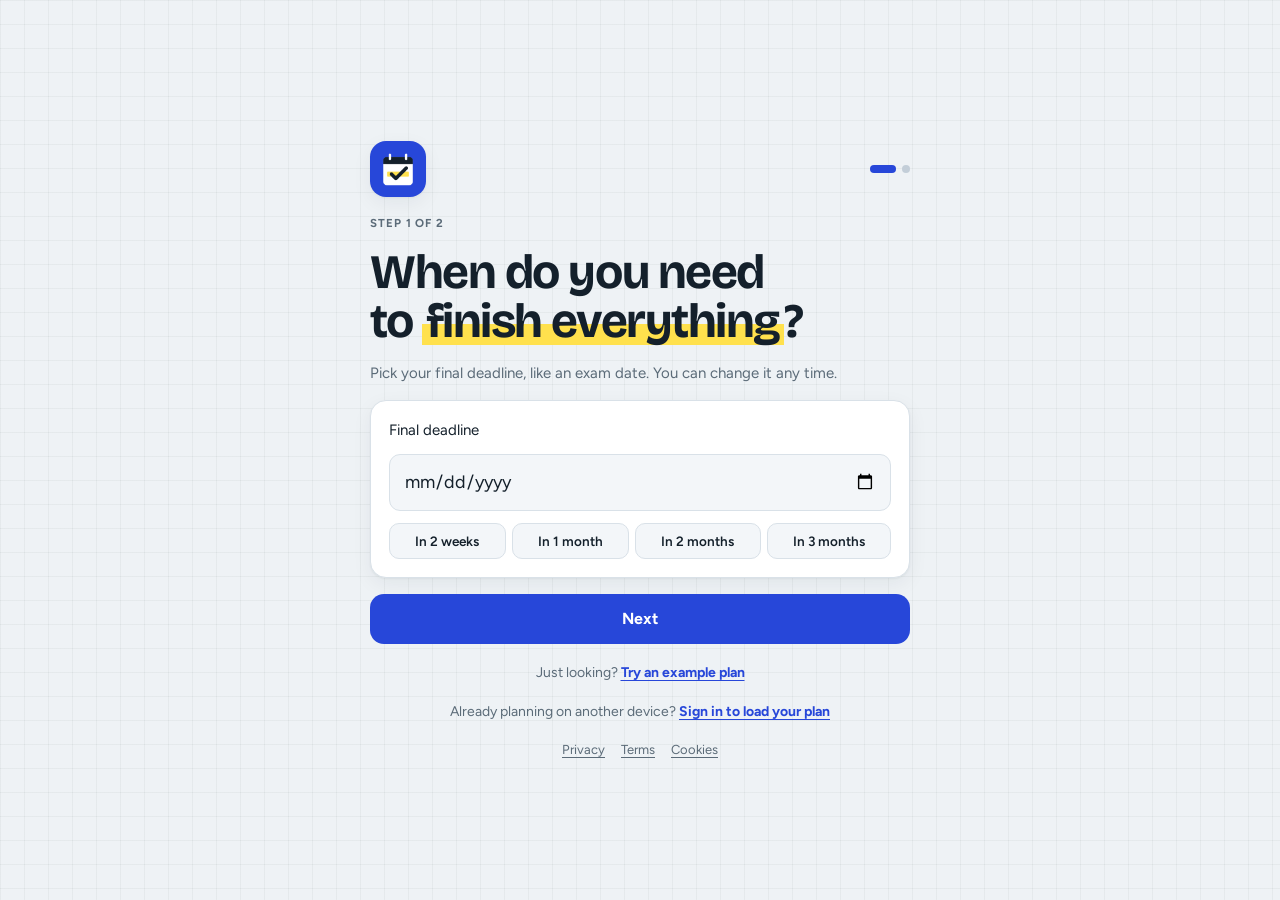
<file: index.html>
<!doctype html>
<html lang="en">
<head>
<meta charset="utf-8">
<meta name="viewport" content="width=device-width,initial-scale=1,viewport-fit=cover">
<meta http-equiv="Content-Security-Policy" content="default-src 'self'; script-src 'self'; style-src 'self' 'unsafe-inline'; img-src 'self' data: blob:; font-src 'self'; connect-src 'self' https://mavamnumfjhzsfybjokn.supabase.co wss://mavamnumfjhzsfybjokn.supabase.co; worker-src 'self'; manifest-src 'self'; base-uri 'self'; form-action 'self'; object-src 'none'; frame-src 'none'">
<meta name="referrer" content="strict-origin-when-cross-origin">
<title>Countdown Study Planner</title>
<meta name="description" content="Plan which subject and chapter you finish on which date, counting down to your own deadline.">
<meta name="theme-color" content="#EEF2F5" media="(prefers-color-scheme: light)">
<meta name="theme-color" content="#0D141B" media="(prefers-color-scheme: dark)">
<meta name="apple-mobile-web-app-capable" content="yes">
<meta name="mobile-web-app-capable" content="yes">
<meta name="apple-mobile-web-app-status-bar-style" content="default">
<link rel="manifest" href="manifest.webmanifest">
<link rel="icon" href="icons/icon-192.png">
<link rel="apple-touch-icon" href="icons/icon-180.png">
<link rel="preload" href="fonts/bricolage.woff2" as="font" type="font/woff2" crossorigin>
<link rel="preload" href="fonts/figtree.woff2" as="font" type="font/woff2" crossorigin>
<link rel="stylesheet" href="styles.css">
<script src="theme.js"></script>
</head>
<body>
<div class="shell" id="shell" hidden>
  <nav class="rail" id="rail" aria-label="Sections">
    <div class="brand"><img src="icons/icon-192.png" alt=""><div><b>Countdown Planner</b><span>Finish every subject on time</span></div></div>
    <span class="indicator" id="indicator" aria-hidden="true"></span>
    <button class="tab" data-view="today" id="tab-today"><svg viewBox="0 0 24 24" fill="none" stroke="currentColor" stroke-width="2" stroke-linecap="round" stroke-linejoin="round"><circle cx="12" cy="13" r="8"/><path d="M12 9v4l2.5 2M9 2h6"/></svg>Today</button>
    <button class="tab" data-view="calendar" id="tab-calendar"><svg viewBox="0 0 24 24" fill="none" stroke="currentColor" stroke-width="2" stroke-linecap="round" stroke-linejoin="round"><rect x="3" y="5" width="18" height="16" rx="3"/><path d="M3 10h18M8 3v4M16 3v4"/></svg>Calendar</button>
    <button class="tab" data-view="subjects" id="tab-subjects"><svg viewBox="0 0 24 24" fill="none" stroke="currentColor" stroke-width="2" stroke-linecap="round" stroke-linejoin="round"><path d="M4 5a2 2 0 0 1 2-2h13v16H6a2 2 0 0 0-2 2z"/><path d="M4 19V5M9 7h6"/></svg>Subjects</button>
    <div class="rail-add"><button class="btn wide" data-act="quickadd"><svg viewBox="0 0 24 24" fill="none" stroke="currentColor" stroke-width="2.4" stroke-linecap="round"><path d="M12 5v14M5 12h14"/></svg>Add chapters</button></div>
    <p class="rail-foot" id="railFoot"></p>
  </nav>
  <main id="main"><div id="view"></div></main>
  <button class="fab" id="fab" data-act="quickadd" aria-label="Add chapters"><svg viewBox="0 0 24 24" fill="none" stroke="currentColor" stroke-width="2.4" stroke-linecap="round"><path d="M12 5v14M5 12h14"/></svg><span>Add chapters</span></button>
</div>
<div class="welcome" id="welcome" hidden></div>
<div class="toast" id="toast" role="status" aria-live="polite"></div>
<div id="sheetRoot"></div>
<canvas id="fx" aria-hidden="true"></canvas>

<script src="config.js"></script>
<script src="vendor/supabase.js"></script>
<script src="sync.js"></script>
<script src="app.js"></script>
</body>
</html>
</file>
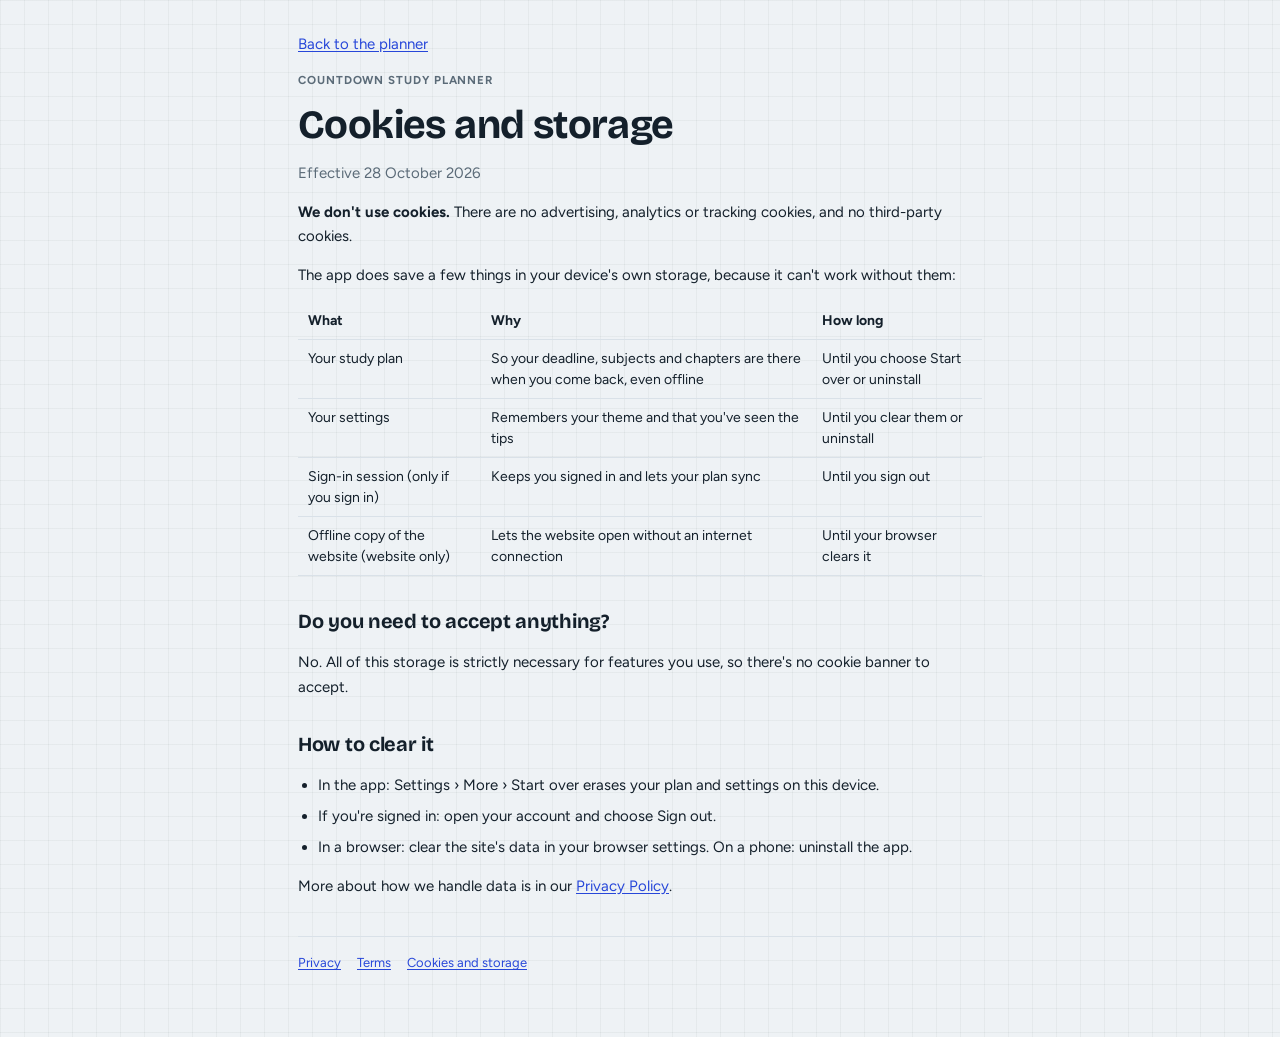
<file: cookies.html>
<!doctype html>
<html lang="en">
<head>
<meta charset="utf-8">
<meta name="viewport" content="width=device-width,initial-scale=1,viewport-fit=cover">
<meta http-equiv="Content-Security-Policy" content="default-src 'self'; script-src 'self'; style-src 'self' 'unsafe-inline'; img-src 'self' data:; font-src 'self'; connect-src 'self'; base-uri 'self'; form-action 'self'; object-src 'none'; frame-src 'none'">
<title>Cookies and storage · Countdown Study Planner</title>
<link rel="icon" href="icons/icon-192.png">
<link rel="stylesheet" href="styles.css">
<link rel="stylesheet" href="legal.css">
<script src="theme.js"></script>
</head>
<body>
<main class="doc">
  <p><a href="index.html">Back to the planner</a></p>
  <p class="label">Countdown Study Planner</p>
  <h1>Cookies and storage</h1>
  <p class="muted">Effective 28 October 2026</p>

  <p><b>We don't use cookies.</b> There are no advertising, analytics or tracking cookies, and no third-party cookies.</p>
  <p>The app does save a few things in your device's own storage, because it can't work without them:</p>

  <div class="tablewrap"><table>
    <tr><th>What</th><th>Why</th><th>How long</th></tr>
    <tr><td>Your study plan</td><td>So your deadline, subjects and chapters are there when you come back, even offline</td><td>Until you choose Start over or uninstall</td></tr>
    <tr><td>Your settings</td><td>Remembers your theme and that you've seen the tips</td><td>Until you clear them or uninstall</td></tr>
    <tr><td>Sign-in session (only if you sign in)</td><td>Keeps you signed in and lets your plan sync</td><td>Until you sign out</td></tr>
    <tr><td>Offline copy of the website (website only)</td><td>Lets the website open without an internet connection</td><td>Until your browser clears it</td></tr>
  </table></div>

  <h2>Do you need to accept anything?</h2>
  <p>No. All of this storage is strictly necessary for features you use, so there's no cookie banner to accept.</p>

  <h2>How to clear it</h2>
  <ul>
    <li>In the app: Settings › More › Start over erases your plan and settings on this device.</li>
    <li>If you're signed in: open your account and choose Sign out.</li>
    <li>In a browser: clear the site's data in your browser settings. On a phone: uninstall the app.</li>
  </ul>

  <p>More about how we handle data is in our <a href="privacy.html">Privacy Policy</a>.</p>

  <nav class="legal-links" aria-label="Legal pages"><a href="privacy.html">Privacy</a><a href="terms.html">Terms</a><a href="cookies.html" aria-current="page">Cookies and storage</a></nav>
</main>
</body>
</html>
</file>
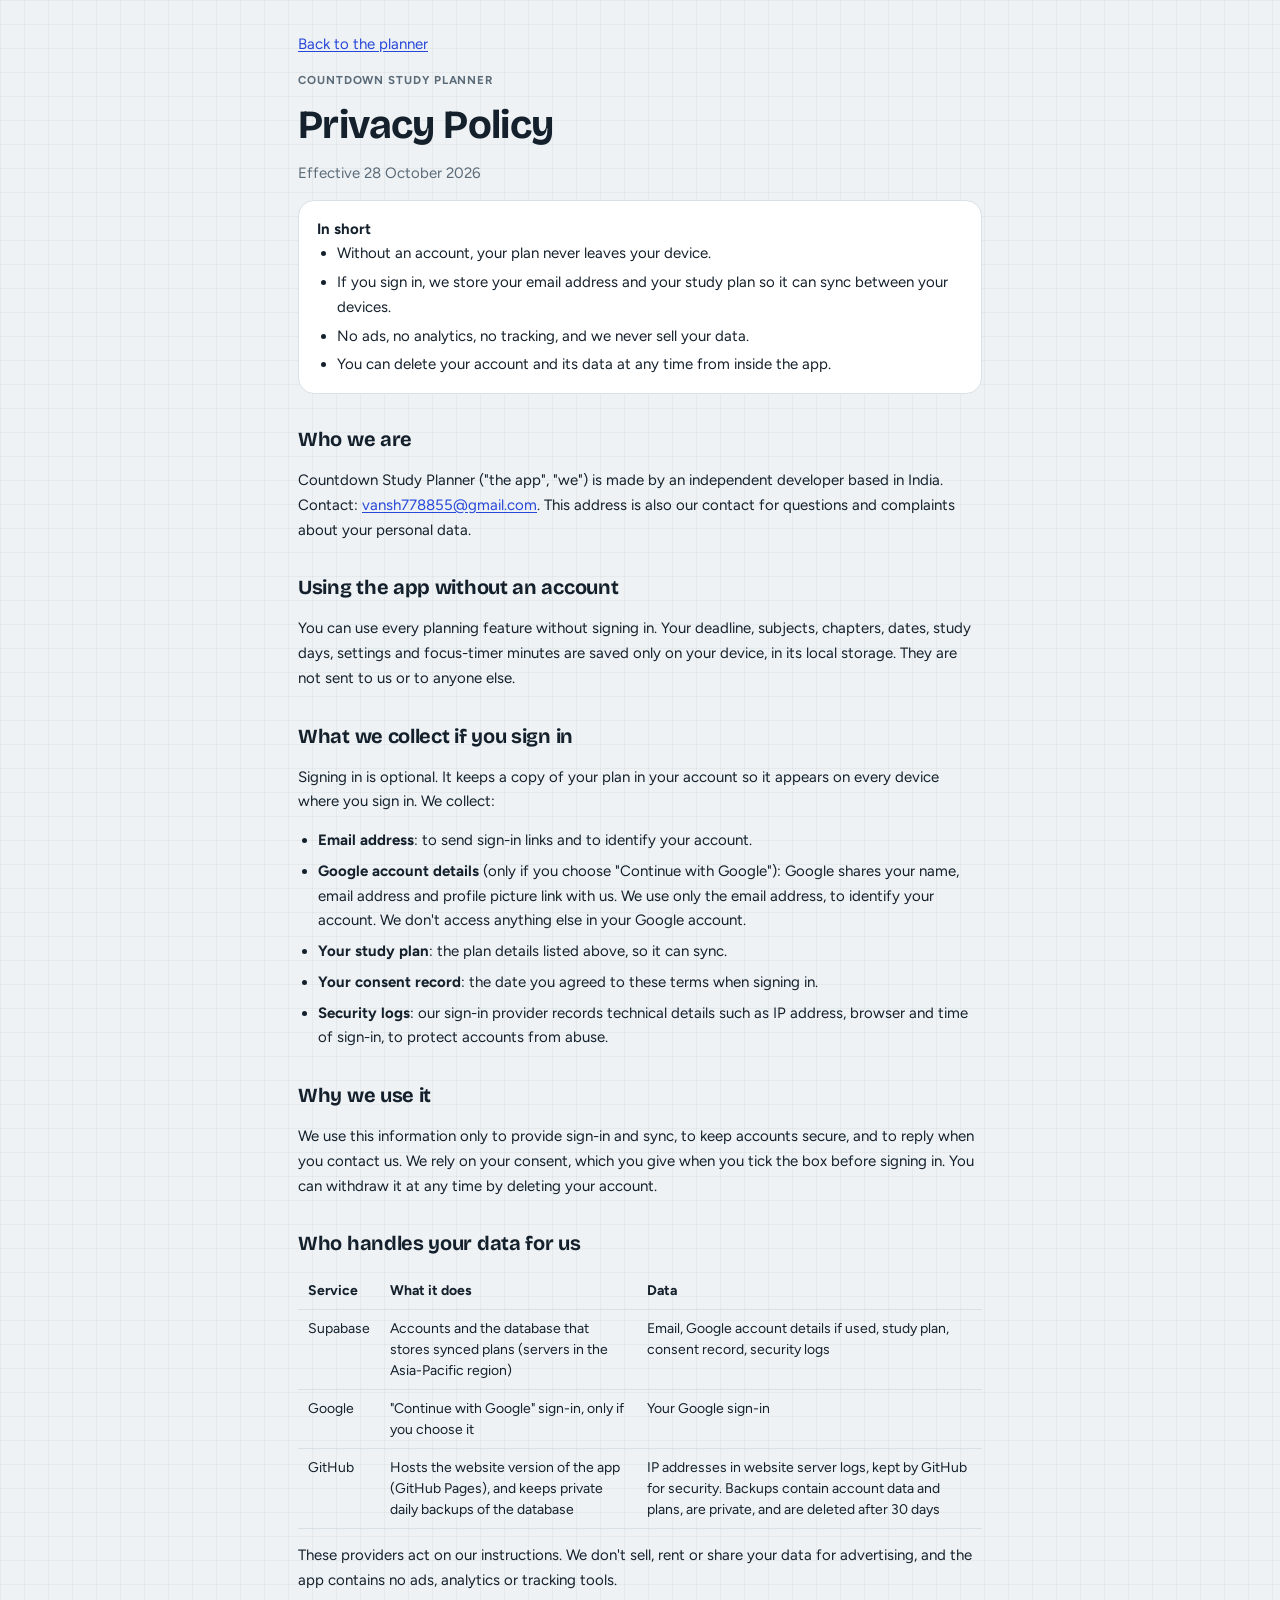
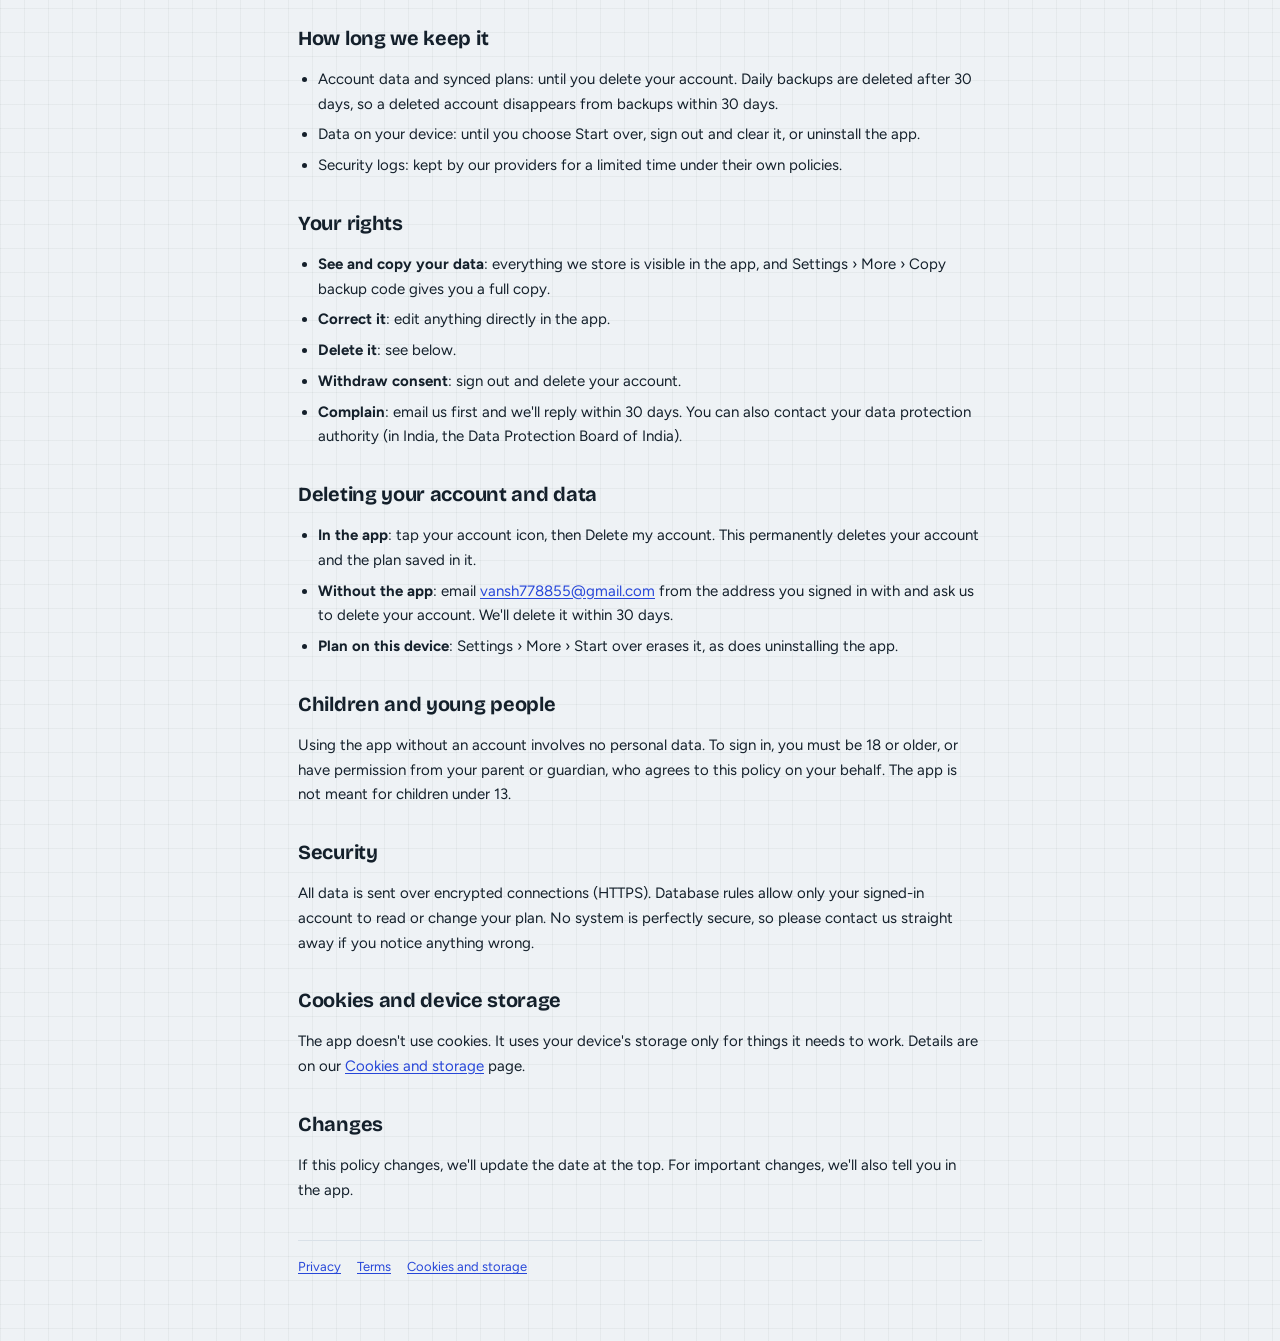
<file: privacy.html>
<!doctype html>
<html lang="en">
<head>
<meta charset="utf-8">
<meta name="viewport" content="width=device-width,initial-scale=1,viewport-fit=cover">
<meta http-equiv="Content-Security-Policy" content="default-src 'self'; script-src 'self'; style-src 'self' 'unsafe-inline'; img-src 'self' data:; font-src 'self'; connect-src 'self'; base-uri 'self'; form-action 'self'; object-src 'none'; frame-src 'none'">
<title>Privacy Policy · Countdown Study Planner</title>
<link rel="icon" href="icons/icon-192.png">
<link rel="stylesheet" href="styles.css">
<link rel="stylesheet" href="legal.css">
<script src="theme.js"></script>
</head>
<body>
<main class="doc">
  <p><a href="index.html">Back to the planner</a></p>
  <p class="label">Countdown Study Planner</p>
  <h1>Privacy Policy</h1>
  <p class="muted">Effective 28 October 2026</p>

  <div class="summary">
    <p><b>In short</b></p>
    <ul>
      <li>Without an account, your plan never leaves your device.</li>
      <li>If you sign in, we store your email address and your study plan so it can sync between your devices.</li>
      <li>No ads, no analytics, no tracking, and we never sell your data.</li>
      <li>You can delete your account and its data at any time from inside the app.</li>
    </ul>
  </div>

  <h2>Who we are</h2>
  <p>Countdown Study Planner ("the app", "we") is made by an independent developer based in India. Contact: <a href="mailto:vansh778855@gmail.com">vansh778855@gmail.com</a>. This address is also our contact for questions and complaints about your personal data.</p>

  <h2>Using the app without an account</h2>
  <p>You can use every planning feature without signing in. Your deadline, subjects, chapters, dates, study days, settings and focus-timer minutes are saved only on your device, in its local storage. They are not sent to us or to anyone else.</p>

  <h2>What we collect if you sign in</h2>
  <p>Signing in is optional. It keeps a copy of your plan in your account so it appears on every device where you sign in. We collect:</p>
  <ul>
    <li><b>Email address</b>: to send sign-in links and to identify your account.</li>
    <li><b>Google account details</b> (only if you choose "Continue with Google"): Google shares your name, email address and profile picture link with us. We use only the email address, to identify your account. We don't access anything else in your Google account.</li>
    <li><b>Your study plan</b>: the plan details listed above, so it can sync.</li>
    <li><b>Your consent record</b>: the date you agreed to these terms when signing in.</li>
    <li><b>Security logs</b>: our sign-in provider records technical details such as IP address, browser and time of sign-in, to protect accounts from abuse.</li>
  </ul>

  <h2>Why we use it</h2>
  <p>We use this information only to provide sign-in and sync, to keep accounts secure, and to reply when you contact us. We rely on your consent, which you give when you tick the box before signing in. You can withdraw it at any time by deleting your account.</p>

  <h2>Who handles your data for us</h2>
  <div class="tablewrap"><table>
    <tr><th>Service</th><th>What it does</th><th>Data</th></tr>
    <tr><td>Supabase</td><td>Accounts and the database that stores synced plans (servers in the Asia-Pacific region)</td><td>Email, Google account details if used, study plan, consent record, security logs</td></tr>
    <tr><td>Google</td><td>"Continue with Google" sign-in, only if you choose it</td><td>Your Google sign-in</td></tr>
    <tr><td>GitHub</td><td>Hosts the website version of the app (GitHub Pages), and keeps private daily backups of the database</td><td>IP addresses in website server logs, kept by GitHub for security. Backups contain account data and plans, are private, and are deleted after 30 days</td></tr>
  </table></div>
  <p>These providers act on our instructions. We don't sell, rent or share your data for advertising, and the app contains no ads, analytics or tracking tools.</p>

  <h2>How long we keep it</h2>
  <ul>
    <li>Account data and synced plans: until you delete your account. Daily backups are deleted after 30 days, so a deleted account disappears from backups within 30 days.</li>
    <li>Data on your device: until you choose Start over, sign out and clear it, or uninstall the app.</li>
    <li>Security logs: kept by our providers for a limited time under their own policies.</li>
  </ul>

  <h2>Your rights</h2>
  <ul>
    <li><b>See and copy your data</b>: everything we store is visible in the app, and Settings › More › Copy backup code gives you a full copy.</li>
    <li><b>Correct it</b>: edit anything directly in the app.</li>
    <li><b>Delete it</b>: see below.</li>
    <li><b>Withdraw consent</b>: sign out and delete your account.</li>
    <li><b>Complain</b>: email us first and we'll reply within 30 days. You can also contact your data protection authority (in India, the Data Protection Board of India).</li>
  </ul>

  <h2 id="delete-account">Deleting your account and data</h2>
  <ul>
    <li><b>In the app</b>: tap your account icon, then Delete my account. This permanently deletes your account and the plan saved in it.</li>
    <li><b>Without the app</b>: email <a href="mailto:vansh778855@gmail.com">vansh778855@gmail.com</a> from the address you signed in with and ask us to delete your account. We'll delete it within 30 days.</li>
    <li><b>Plan on this device</b>: Settings › More › Start over erases it, as does uninstalling the app.</li>
  </ul>

  <h2>Children and young people</h2>
  <p>Using the app without an account involves no personal data. To sign in, you must be 18 or older, or have permission from your parent or guardian, who agrees to this policy on your behalf. The app is not meant for children under 13.</p>

  <h2>Security</h2>
  <p>All data is sent over encrypted connections (HTTPS). Database rules allow only your signed-in account to read or change your plan. No system is perfectly secure, so please contact us straight away if you notice anything wrong.</p>

  <h2>Cookies and device storage</h2>
  <p>The app doesn't use cookies. It uses your device's storage only for things it needs to work. Details are on our <a href="cookies.html">Cookies and storage</a> page.</p>

  <h2>Changes</h2>
  <p>If this policy changes, we'll update the date at the top. For important changes, we'll also tell you in the app.</p>

  <nav class="legal-links" aria-label="Legal pages"><a href="privacy.html" aria-current="page">Privacy</a><a href="terms.html">Terms</a><a href="cookies.html">Cookies and storage</a></nav>
</main>
</body>
</html>
</file>
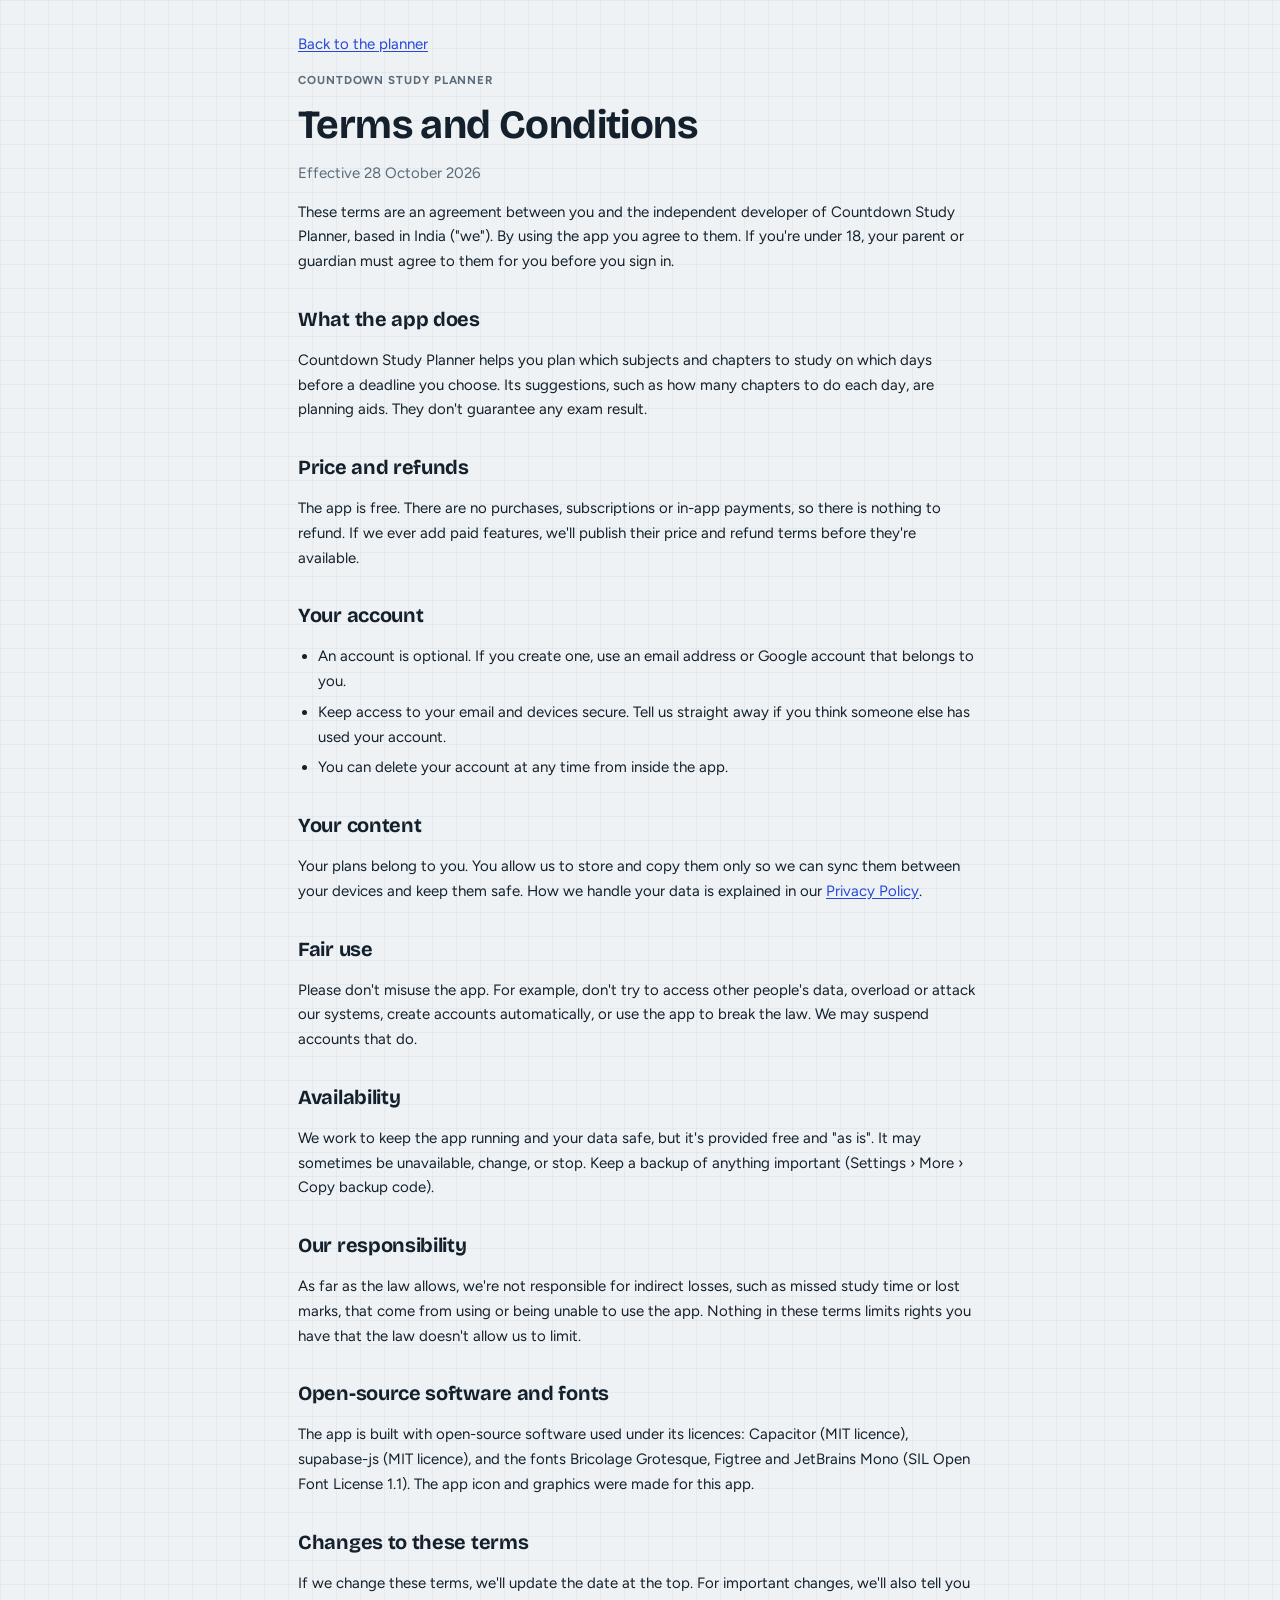
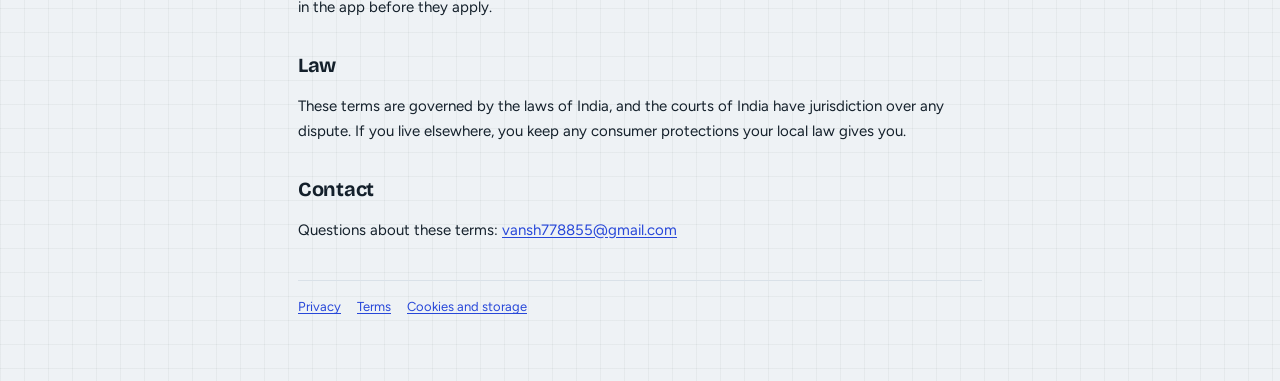
<file: terms.html>
<!doctype html>
<html lang="en">
<head>
<meta charset="utf-8">
<meta name="viewport" content="width=device-width,initial-scale=1,viewport-fit=cover">
<meta http-equiv="Content-Security-Policy" content="default-src 'self'; script-src 'self'; style-src 'self' 'unsafe-inline'; img-src 'self' data:; font-src 'self'; connect-src 'self'; base-uri 'self'; form-action 'self'; object-src 'none'; frame-src 'none'">
<title>Terms · Countdown Study Planner</title>
<link rel="icon" href="icons/icon-192.png">
<link rel="stylesheet" href="styles.css">
<link rel="stylesheet" href="legal.css">
<script src="theme.js"></script>
</head>
<body>
<main class="doc">
  <p><a href="index.html">Back to the planner</a></p>
  <p class="label">Countdown Study Planner</p>
  <h1>Terms and Conditions</h1>
  <p class="muted">Effective 28 October 2026</p>

  <p>These terms are an agreement between you and the independent developer of Countdown Study Planner, based in India ("we"). By using the app you agree to them. If you're under 18, your parent or guardian must agree to them for you before you sign in.</p>

  <h2>What the app does</h2>
  <p>Countdown Study Planner helps you plan which subjects and chapters to study on which days before a deadline you choose. Its suggestions, such as how many chapters to do each day, are planning aids. They don't guarantee any exam result.</p>

  <h2>Price and refunds</h2>
  <p>The app is free. There are no purchases, subscriptions or in-app payments, so there is nothing to refund. If we ever add paid features, we'll publish their price and refund terms before they're available.</p>

  <h2>Your account</h2>
  <ul>
    <li>An account is optional. If you create one, use an email address or Google account that belongs to you.</li>
    <li>Keep access to your email and devices secure. Tell us straight away if you think someone else has used your account.</li>
    <li>You can delete your account at any time from inside the app.</li>
  </ul>

  <h2>Your content</h2>
  <p>Your plans belong to you. You allow us to store and copy them only so we can sync them between your devices and keep them safe. How we handle your data is explained in our <a href="privacy.html">Privacy Policy</a>.</p>

  <h2>Fair use</h2>
  <p>Please don't misuse the app. For example, don't try to access other people's data, overload or attack our systems, create accounts automatically, or use the app to break the law. We may suspend accounts that do.</p>

  <h2>Availability</h2>
  <p>We work to keep the app running and your data safe, but it's provided free and "as is". It may sometimes be unavailable, change, or stop. Keep a backup of anything important (Settings › More › Copy backup code).</p>

  <h2>Our responsibility</h2>
  <p>As far as the law allows, we're not responsible for indirect losses, such as missed study time or lost marks, that come from using or being unable to use the app. Nothing in these terms limits rights you have that the law doesn't allow us to limit.</p>

  <h2>Open-source software and fonts</h2>
  <p>The app is built with open-source software used under its licences: Capacitor (MIT licence), supabase-js (MIT licence), and the fonts Bricolage Grotesque, Figtree and JetBrains Mono (SIL Open Font License 1.1). The app icon and graphics were made for this app.</p>

  <h2>Changes to these terms</h2>
  <p>If we change these terms, we'll update the date at the top. For important changes, we'll also tell you in the app before they apply.</p>

  <h2>Law</h2>
  <p>These terms are governed by the laws of India, and the courts of India have jurisdiction over any dispute. If you live elsewhere, you keep any consumer protections your local law gives you.</p>

  <h2>Contact</h2>
  <p>Questions about these terms: <a href="mailto:vansh778855@gmail.com">vansh778855@gmail.com</a></p>

  <nav class="legal-links" aria-label="Legal pages"><a href="privacy.html">Privacy</a><a href="terms.html" aria-current="page">Terms</a><a href="cookies.html">Cookies and storage</a></nav>
</main>
</body>
</html>
</file>
<file: styles.css>
/* Countdown Study Planner
   Layout: graph-paper ground; nav rail on desktop, tab bar + floating add button on phone; one working column of cards.
   Highlighter yellow marks "today" and the deadline; ink blue is the action colour. */

@font-face{font-family:"Bricolage Grotesque";font-style:normal;font-weight:200 800;font-display:swap;src:url("fonts/bricolage.woff2") format("woff2")}
@font-face{font-family:"Figtree";font-style:normal;font-weight:300 900;font-display:swap;src:url("fonts/figtree.woff2") format("woff2")}
@font-face{font-family:"JetBrains Mono";font-style:normal;font-weight:100 800;font-display:swap;src:url("fonts/jetbrains-mono.woff2") format("woff2")}

:root{
  --bg:#EEF2F5; --surface:#FFFFFF; --sunk:#F3F6F9; --raise:#FFFFFF; --ink:#14202B; --muted:#5B6B78; --line:#D9E1E8; --line-strong:#C3CED8;
  --accent:#2747D9; --accent-ink:#FFFFFF; --accent-soft:rgba(39,71,217,.10);
  --hl:#FFE14D; --hl-ink:#14202B; --hl-mark:#FFE14D;
  --warn:#B93D0B; --warn-bg:#FFF0E5; --ok:#15803D; --ok-bg:#E5F5EB; --grid:rgba(20,32,43,.045); --scrim:rgba(10,16,22,.42);
  --shadow:0 1px 2px rgba(20,32,43,.05),0 6px 20px rgba(20,32,43,.06);
  --shadow-lg:0 2px 6px rgba(20,32,43,.08),0 24px 60px rgba(20,32,43,.18);
  --f-display:"Bricolage Grotesque",ui-sans-serif,system-ui,sans-serif;
  --f-body:"Figtree",ui-sans-serif,system-ui,-apple-system,"Segoe UI",Roboto,sans-serif;
  --f-mono:"JetBrains Mono",ui-monospace,"Cascadia Mono",Consolas,monospace;
  --r:16px; --r-sm:11px;
  --ease:cubic-bezier(.2,.8,.2,1); --spring:cubic-bezier(.34,1.5,.64,1);
  --tabbar:68px;
}
@media (prefers-color-scheme: dark){:root:not([data-theme="light"]){
  --bg:#0D141B; --surface:#151F29; --sunk:#101921; --raise:#1B2733; --ink:#E7EEF3; --muted:#94A5B3; --line:#24323E; --line-strong:#33434F;
  --accent:#8DA2FF; --accent-ink:#0D141B; --accent-soft:rgba(141,162,255,.14);
  --hl:#E8C930; --hl-ink:#14202B; --hl-mark:rgba(232,201,48,.32);
  --warn:#FB923C; --warn-bg:#36210F; --ok:#4ADE80; --ok-bg:#112B1C; --grid:rgba(231,238,243,.03); --scrim:rgba(0,0,0,.55);
  --shadow:0 1px 2px rgba(0,0,0,.3),0 6px 20px rgba(0,0,0,.22);
  --shadow-lg:0 2px 6px rgba(0,0,0,.35),0 24px 60px rgba(0,0,0,.5); color-scheme:dark}}
:root[data-theme="dark"]{
  --bg:#0D141B; --surface:#151F29; --sunk:#101921; --raise:#1B2733; --ink:#E7EEF3; --muted:#94A5B3; --line:#24323E; --line-strong:#33434F;
  --accent:#8DA2FF; --accent-ink:#0D141B; --accent-soft:rgba(141,162,255,.14);
  --hl:#E8C930; --hl-ink:#14202B; --hl-mark:rgba(232,201,48,.32);
  --warn:#FB923C; --warn-bg:#36210F; --ok:#4ADE80; --ok-bg:#112B1C; --grid:rgba(231,238,243,.03); --scrim:rgba(0,0,0,.55);
  --shadow:0 1px 2px rgba(0,0,0,.3),0 6px 20px rgba(0,0,0,.22);
  --shadow-lg:0 2px 6px rgba(0,0,0,.35),0 24px 60px rgba(0,0,0,.5); color-scheme:dark}

/* ---------- base ---------- */
*,*::before,*::after{box-sizing:border-box}
:root{padding-top:env(safe-area-inset-top,0px)}
[hidden]{display:none!important}
html,body{min-height:100%}
body{margin:0;background:var(--bg);color:var(--ink);font-family:var(--f-body);font-size:15px;line-height:1.5;
  background-image:linear-gradient(var(--grid) 1px,transparent 1px),linear-gradient(90deg,var(--grid) 1px,transparent 1px);
  background-size:24px 24px;-webkit-font-smoothing:antialiased;-webkit-tap-highlight-color:transparent;overscroll-behavior-y:none}
body.locked{overflow:hidden}
body::before{content:"";position:fixed;inset:0 0 auto;height:env(safe-area-inset-top,0px);z-index:30;background:var(--bg)}
button,input,select,textarea{font:inherit;color:inherit}
button{cursor:pointer;-webkit-user-select:none;user-select:none}
:focus-visible{outline:2px solid var(--accent);outline-offset:2px;border-radius:8px}
h1,h2,h3{font-family:var(--f-display);text-wrap:balance;margin:0;letter-spacing:-.015em;font-weight:700}
p{margin:0}
.num{font-family:var(--f-mono);font-variant-numeric:tabular-nums}
.label{font-size:11.5px;font-weight:700;letter-spacing:.08em;text-transform:uppercase;color:var(--muted)}
.muted{color:var(--muted)}
.hint{font-size:13px;color:var(--muted)}
.mark{background:linear-gradient(transparent 56%,var(--hl-mark) 56%,var(--hl-mark) 92%,transparent 92%);padding:0 .08em}

/* ---------- shell + navigation ---------- */
.shell{min-height:100vh;min-height:100dvh}
.rail{position:fixed;left:0;right:0;bottom:0;z-index:20;display:flex;justify-content:space-around;align-items:stretch;
  background:color-mix(in srgb,var(--surface) 86%,transparent);backdrop-filter:blur(16px) saturate(1.4);-webkit-backdrop-filter:blur(16px) saturate(1.4);
  border-top:1px solid var(--line);
  padding:6px max(10px,env(safe-area-inset-right,0px)) calc(6px + env(safe-area-inset-bottom,0px)) max(10px,env(safe-area-inset-left,0px))}
.indicator{position:absolute;left:0;top:0;width:0;height:0;border-radius:14px;background:var(--accent-soft);pointer-events:none;opacity:0}
.indicator.ready{opacity:1;transition:transform .5s var(--spring),width .4s var(--ease),height .4s var(--ease)}
.brand,.rail-add,.rail-foot{display:none}
.tab{position:relative;z-index:1;flex:1;max-width:130px;display:flex;flex-direction:column;align-items:center;gap:3px;border:0;background:none;
  padding:7px 4px;border-radius:14px;color:var(--muted);font-size:12px;font-weight:600;transition:color .25s}
.tab svg{width:23px;height:23px;transition:transform .45s var(--spring)}
.tab[aria-current="page"]{color:var(--accent)}
.tab[aria-current="page"] svg{transform:translateY(-1px) scale(1.1)}
.tab:active svg{transform:scale(.88)}
.fab{position:fixed;z-index:21;right:max(16px,env(safe-area-inset-right,0px));bottom:calc(var(--tabbar) + 14px + env(safe-area-inset-bottom,0px));
  width:58px;height:58px;border-radius:19px;border:0;background:var(--accent);color:var(--accent-ink);display:grid;place-items:center;
  box-shadow:0 10px 26px color-mix(in srgb,var(--accent) 45%,transparent);transition:transform .35s var(--spring),box-shadow .3s}
.fab svg{width:26px;height:26px;transition:transform .45s var(--spring)}
.fab:hover svg{transform:rotate(90deg)}
.fab:active{transform:scale(.9)}
main{padding-block:18px calc(var(--tabbar) + 96px + env(safe-area-inset-bottom,0px));
  padding-left:max(16px,env(safe-area-inset-left,0px));padding-right:max(16px,env(safe-area-inset-right,0px));min-width:0}
#view{max-width:900px;margin:0 auto;display:flex;flex-direction:column;gap:20px;view-transition-name:main}
#view.wide{max-width:1180px}

@media (min-width:900px){
  .shell{display:grid;grid-template-columns:252px minmax(0,1fr)}
  .rail{position:sticky;top:env(safe-area-inset-top,0px);height:100vh;height:100dvh;flex-direction:column;justify-content:flex-start;gap:2px;
    border-top:0;border-right:1px solid var(--line);padding:26px 14px 18px;padding-left:max(14px,env(safe-area-inset-left,0px))}
  .brand{display:flex;gap:11px;align-items:center;padding:0 10px 22px}
  .brand img{width:38px;height:38px;border-radius:11px}
  .brand b{display:block;font-family:var(--f-display);font-size:17px;line-height:1.1}
  .brand span{font-size:12px;color:var(--muted)}
  .tab{flex:none;max-width:none;flex-direction:row;gap:12px;font-size:15px;padding:11px 12px}
  .tab[aria-current="page"] svg{transform:none}
  .rail-add{display:flex;margin:16px 0 0;justify-content:center}
  .rail-foot{display:block;margin-top:auto;font-size:12.5px;color:var(--muted);padding:0 10px;line-height:1.4}
  .fab{display:none}
  main{padding-block:32px 56px}
}

/* ---------- motion ---------- */
@keyframes rise{from{opacity:0;transform:translateY(14px) scale(.985)}to{opacity:1;transform:none}}
@keyframes fadeIn{from{opacity:0}to{opacity:1}}
@keyframes pop{0%{transform:scale(1)}40%{transform:scale(1.28)}100%{transform:scale(1)}}
@keyframes vtIn{from{opacity:0;transform:translateX(28px)}to{opacity:1;transform:none}}
@keyframes vtOut{to{opacity:0;transform:translateX(-18px)}}
@keyframes vtInBack{from{opacity:0;transform:translateX(-28px)}to{opacity:1;transform:none}}
@keyframes vtOutBack{to{opacity:0;transform:translateX(18px)}}
#view.animate-in .rise{animation:rise .5s var(--ease) both;animation-delay:calc(var(--i,0) * 45ms)}
#view.enter{animation:vtIn .38s var(--ease) both}
::view-transition-old(root),::view-transition-new(root){animation:none}
::view-transition-old(main){animation:vtOut .2s var(--ease) both}
::view-transition-new(main){animation:vtIn .36s var(--ease) both}
html[data-dir="back"]::view-transition-old(main){animation-name:vtOutBack}
html[data-dir="back"]::view-transition-new(main){animation-name:vtInBack}

/* ---------- top bar ---------- */
.topbar{display:flex;align-items:flex-end;justify-content:space-between;gap:12px}
.topbar>div:first-child{min-width:0}
.topbar h1{font-size:clamp(22px,5.4vw,32px);line-height:1.1}
.tb-actions{display:flex;gap:8px;align-items:center;flex:none}
.iconbtn{border:1px solid var(--line);background:var(--surface);border-radius:12px;width:40px;height:40px;display:grid;place-items:center;color:var(--ink);padding:0;transition:transform .2s var(--spring),border-color .2s}
.iconbtn:hover{border-color:var(--line-strong)}
.iconbtn:active{transform:scale(.92)}
.iconbtn svg{width:19px;height:19px}
.avatar{font-weight:800;font-size:15px;background:var(--accent);color:var(--accent-ink);border-color:transparent}
@keyframes pulse{50%{opacity:.25}}

/* ---------- cards + hero ---------- */
.card{background:var(--surface);border:1px solid var(--line);border-radius:var(--r);box-shadow:var(--shadow)}
.pad{padding:18px}
.hero{display:grid;grid-template-columns:auto minmax(0,1fr);gap:8px 26px;align-items:center;padding:22px;position:relative;overflow:hidden}
.hero::after{content:"";position:absolute;right:-60px;top:-60px;width:200px;height:200px;border-radius:50%;background:radial-gradient(circle,var(--accent-soft),transparent 70%);pointer-events:none}
.count{display:flex;flex-direction:column;align-items:flex-start}
.dnum{font-family:var(--f-display);font-weight:800;font-size:clamp(68px,15vw,112px);line-height:.82;letter-spacing:-.05em;font-variant-numeric:tabular-nums}
.count .label{margin-top:10px}
.hero-main{display:flex;flex-direction:column;gap:8px;min-width:0}
.deadline{all:unset;cursor:pointer;font-family:var(--f-display);font-weight:700;font-size:clamp(21px,3.6vw,28px);line-height:1.15;display:inline-flex;gap:8px;align-items:center;border-radius:8px;width:fit-content;max-width:100%}
.deadline span{background:linear-gradient(transparent 58%,var(--hl-mark) 58%,var(--hl-mark) 94%,transparent 94%)}
.deadline svg{width:18px;height:18px;color:var(--muted);flex:none;transition:transform .3s var(--spring)}
.deadline:hover svg{transform:rotate(-12deg) scale(1.1);color:var(--accent)}
.deadline:focus-visible{outline:2px solid var(--accent);outline-offset:4px}
.bar{height:10px;border-radius:99px;background:var(--sunk);border:1px solid var(--line);overflow:hidden;margin-top:6px}
.bar b{display:block;height:100%;width:0;border-radius:99px;background:linear-gradient(90deg,var(--accent),color-mix(in srgb,var(--accent) 70%,var(--hl)));transition:width 1s var(--ease)}
.barrow{display:flex;justify-content:space-between;gap:10px;font-size:13px;color:var(--muted)}
@media (max-width:560px){.hero{grid-template-columns:1fr;padding:18px}}

.dots{display:flex;flex-wrap:wrap;justify-content:center;gap:3px;min-height:8px}
.dots i{width:7px;height:7px;border-radius:50%;background:var(--sc)}
.dots i.done{opacity:.28}
.dots em{font-style:normal;font-size:9.5px;font-weight:800;letter-spacing:.06em;color:var(--muted);text-transform:uppercase}

/* sample banner + warnings */
.banner{display:flex;gap:12px;align-items:center;justify-content:space-between;flex-wrap:wrap;padding:12px 16px;border:1px dashed var(--accent);border-radius:var(--r);background:var(--accent-soft);font-size:14px}
.warn{display:flex;gap:10px;align-items:center;padding:10px 12px 10px 14px;border-radius:13px;background:var(--warn-bg);color:var(--warn);font-size:14px;font-weight:500}
.warn svg{flex:none;width:18px;height:18px}
.warn span{flex:1;min-width:0}
.warn button{flex:none;border:1px solid currentColor;background:transparent;color:inherit;font-weight:700;font-size:13px;padding:5px 11px;border-radius:9px;transition:background .2s,color .2s}
.warn button:hover{background:var(--warn);color:#fff}

/* sections + task rows */
.section{display:flex;flex-direction:column;gap:10px}
.sechead{display:flex;align-items:flex-end;justify-content:space-between;gap:10px;flex-wrap:wrap}
.sechead h2{font-size:20px}
.sechead .btn{margin-left:auto}
.tasks{display:flex;flex-direction:column;overflow:hidden}
.task{display:grid;grid-template-columns:auto minmax(0,1fr) auto;gap:4px 12px;align-items:center;padding:6px 14px 6px 14px;border-top:1px solid var(--line);position:relative;transition:background .2s,opacity .3s}
.task.has-grip{grid-template-columns:auto auto minmax(0,1fr) auto;padding-left:4px}
.task:first-child{border-top:0}
.task:hover{background:var(--sunk)}
.task.dragging{opacity:.35}
.check{width:28px;height:28px;border-radius:9px;border:2px solid var(--sc,var(--accent));background:transparent;display:grid;place-items:center;padding:0;transition:background .25s,transform .3s var(--spring)}
.check svg{width:16px;height:16px;stroke:#fff;stroke-width:3.2;fill:none;stroke-dasharray:24;stroke-dashoffset:24;transition:stroke-dashoffset .35s var(--ease) .06s}
.task.done .check{background:var(--sc,var(--accent))}
.task.done .check svg{stroke-dashoffset:0}
.task.just .check{animation:pop .45s var(--spring)}
.check:active{transform:scale(.85)}
.tbody{all:unset;cursor:pointer;min-width:0;padding:8px 0;display:flex;flex-direction:column;border-radius:8px}
.tbody:focus-visible{outline:2px solid var(--accent);outline-offset:2px}
.tbody strong{font-weight:600;overflow-wrap:anywhere;position:relative;width:fit-content;max-width:100%;transition:color .3s}
.tbody strong::after{content:"";position:absolute;left:0;top:56%;height:2px;width:0;background:currentColor;border-radius:2px}
.task.done .tbody strong{color:var(--muted)}
.task.done .tbody strong::after{width:100%}
.task.just .tbody strong::after{transition:width .4s var(--ease)}
.tbody span{font-size:13px;color:var(--muted)}
.task .dot{width:9px;height:9px;border-radius:50%;background:var(--sc)}
.grip{border:0;background:none;color:var(--muted);width:30px;height:40px;display:grid;place-items:center;padding:0;cursor:grab;touch-action:none;border-radius:8px}
.grip svg{width:16px;height:16px}
.grip:active{cursor:grabbing}
.drag-ghost{position:fixed;z-index:80;pointer-events:none;background:var(--raise);border:1px solid var(--line-strong);border-radius:13px;box-shadow:var(--shadow-lg);margin:0;transition:none}
.chip{display:inline-flex;align-items:center;gap:6px;font-size:12.5px;font-weight:600;padding:3px 9px;border-radius:99px;background:var(--sunk);border:1px solid var(--line);white-space:nowrap}
.chip i{width:8px;height:8px;border-radius:50%;background:var(--sc)}
.chip.late{color:var(--warn);background:var(--warn-bg);border-color:transparent}
.chip.ok{color:var(--ok);background:var(--ok-bg);border-color:transparent}
.empty{padding:26px 18px;text-align:center;color:var(--muted);font-size:14px;display:flex;flex-direction:column;align-items:center;gap:12px}
.empty b{color:var(--ink);font-size:15.5px}
.empty .row{display:flex;gap:8px;flex-wrap:wrap;justify-content:center}

/* ---------- subjects ---------- */
.subgrid{display:grid;grid-template-columns:repeat(auto-fill,minmax(260px,1fr));gap:14px}
.subj{all:unset;cursor:pointer;box-sizing:border-box;background:var(--surface);border:1px solid var(--line);border-radius:var(--r);box-shadow:var(--shadow);
  padding:18px;display:flex;flex-direction:column;gap:14px;position:relative;overflow:hidden;transition:transform .3s var(--spring),box-shadow .3s}
.subj::before{content:"";position:absolute;inset:0 0 auto;height:4px;background:var(--sc)}
.subj:hover{transform:translateY(-3px);box-shadow:var(--shadow-lg)}
.subj:active{transform:scale(.98)}
.subj:focus-visible{outline:2px solid var(--accent);outline-offset:3px}
.subtop{display:flex;gap:14px;align-items:center}
.ring{width:66px;height:66px;flex:none;position:relative}
.ring svg{width:100%;height:100%;transform:rotate(-90deg)}
.ring circle{fill:none;stroke-width:7}
.ring .trk{stroke:var(--sunk)}
.ring .val{stroke:var(--sc);stroke-linecap:round;transition:stroke-dashoffset 1.1s var(--ease)}
.ring span{position:absolute;inset:0;display:grid;place-items:center;font-family:var(--f-mono);font-weight:700;font-size:14px}
.subj h3{font-size:20px;overflow-wrap:anywhere}
.subj .meta{font-size:13.5px;color:var(--muted)}
.subfoot{display:flex;justify-content:space-between;align-items:center;gap:8px;flex-wrap:wrap;font-size:13px}
.addcard{border:2px dashed var(--line-strong);background:transparent;border-radius:var(--r);min-height:156px;display:flex;flex-direction:column;align-items:center;justify-content:center;gap:6px;color:var(--muted);font-weight:600;transition:border-color .2s,color .2s,transform .3s var(--spring)}
.addcard:hover{border-color:var(--accent);color:var(--accent);transform:translateY(-2px)}
.addcard svg{width:28px;height:28px}

/* ---------- calendar ---------- */
.cal-layout{display:flex;flex-direction:column;gap:18px}
@media (min-width:1080px){.cal-layout{display:grid;grid-template-columns:minmax(0,1.35fr) minmax(0,1fr);align-items:start}.daypanel{position:sticky;top:calc(24px + env(safe-area-inset-top,0px))}}
.calhead{display:flex;align-items:center;justify-content:space-between;gap:8px;padding:14px 14px 4px}
.calhead h2{font-size:20px;text-align:center}
.calhead .today-btn{font-size:12.5px;font-weight:700;color:var(--accent);background:none;border:0;padding:4px 6px}
.calgrid{display:grid;grid-template-columns:repeat(7,minmax(0,1fr));gap:5px;padding:8px 10px 12px}
.dow{text-align:center;font-size:11px;font-weight:700;letter-spacing:.06em;color:var(--muted);padding:4px 0}
.day{height:clamp(50px,10vw,74px);border:1.5px solid transparent;border-radius:11px;background:var(--sunk);padding:6px;display:flex;flex-direction:column;align-items:flex-start;justify-content:space-between;text-align:left;position:relative;min-width:0;
  transition:transform .25s var(--spring),border-color .2s,background .2s}
.day:hover{transform:scale(1.05);z-index:1}
.day .d{font-family:var(--f-mono);font-size:13px;font-weight:700}
.day .dots{justify-content:flex-start}
.day.other{background:transparent;border-color:var(--line)}
.day.other .d{color:var(--muted);font-weight:500}
.day.past .d{color:var(--muted)}
.day.now{background:var(--hl);color:var(--hl-ink)}
.day.sel{border-color:var(--accent);box-shadow:0 0 0 2px var(--accent) inset}
.day.after{background:repeating-linear-gradient(135deg,var(--sunk) 0 4px,transparent 4px 9px)}
.day.off:not(.now){background:repeating-linear-gradient(135deg,var(--sunk) 0 5px,var(--surface) 5px 10px)}
.day.off .d::after{content:" off";font-family:var(--f-body);font-size:9px;font-weight:800;letter-spacing:.05em;text-transform:uppercase;color:var(--muted)}
.day.dead::after{content:"END";position:absolute;top:5px;right:5px;font-size:9px;font-weight:800;letter-spacing:.06em;background:var(--ink);color:var(--bg);padding:1px 4px;border-radius:4px}
.day.over{border-color:var(--warn)}
.day.drop{transform:scale(1.1);border-color:var(--accent);background:var(--accent-soft);z-index:2;box-shadow:var(--shadow)}
@media (max-width:420px){.calgrid{gap:3px;padding:6px 6px 10px}.day{padding:4px;border-radius:9px}.day.off .d::after{content:""}.dots i{width:6px;height:6px}}
.legend{display:flex;gap:12px;flex-wrap:wrap;padding:0 16px 14px;font-size:12.5px;color:var(--muted)}
.legend span{display:inline-flex;align-items:center;gap:6px}
.legend b{width:12px;height:12px;border-radius:4px;display:inline-block}
.daypanel{display:flex;flex-direction:column;gap:12px}
.switchrow{display:flex;align-items:center;justify-content:space-between;gap:14px;padding:12px 16px;cursor:pointer}
.switchrow b{display:block;font-size:14.5px}
.switchrow small{display:block;font-size:12.5px;color:var(--muted)}
.switch{appearance:none;-webkit-appearance:none;width:46px;height:28px;border-radius:99px;background:var(--line-strong);position:relative;flex:none;margin:0;cursor:pointer;transition:background .25s}
.switch::after{content:"";position:absolute;top:3px;left:3px;width:22px;height:22px;border-radius:50%;background:#fff;box-shadow:0 1px 3px rgba(0,0,0,.25);transition:transform .35s var(--spring)}
.switch:checked{background:var(--accent)}
.switch:checked::after{transform:translateX(18px)}
.switch:disabled{opacity:.5;cursor:not-allowed}

/* ---------- buttons + forms ---------- */
.btn{border:0;border-radius:12px;padding:10px 16px;font-weight:700;background:var(--accent);color:var(--accent-ink);display:inline-flex;align-items:center;justify-content:center;gap:8px;transition:transform .2s var(--spring),filter .2s,background .2s;white-space:nowrap}
.btn svg{width:17px;height:17px}
.btn:hover{filter:brightness(1.06)}
.btn:active{transform:scale(.96)}
.btn.ghost{background:var(--sunk);color:var(--ink);border:1px solid var(--line)}
.btn.ghost:hover{border-color:var(--line-strong);filter:none}
.btn.danger{background:transparent;color:var(--warn);border:1px solid var(--warn)}
.btn.danger.armed{background:var(--warn);color:#fff}
.btn.sm{padding:7px 12px;font-size:13.5px;border-radius:10px}
.btn.big{padding:13px 26px;font-size:16px;border-radius:14px}
.btn.wide{width:100%}
.btn.provider{background:var(--surface);color:var(--ink);border:1px solid var(--line-strong);width:100%;padding:12px 16px}
.btn.provider svg{width:19px;height:19px}
.btn[disabled]{opacity:.55;pointer-events:none}
.field{display:flex;flex-direction:column;gap:6px;min-width:0}
.field>label,.field>.flabel{font-size:13px;font-weight:600;color:var(--muted)}
.input{border:1px solid var(--line);background:var(--sunk);border-radius:11px;padding:10px 12px;min-width:0;width:100%;transition:border-color .2s,box-shadow .2s}
.input:focus{outline:none;border-color:var(--accent);box-shadow:0 0 0 3px var(--accent-soft)}
.input.bad{border-color:var(--warn)}
.input.flash{animation:flash .6s var(--ease)}
@keyframes flash{30%{box-shadow:0 0 0 4px var(--accent-soft);border-color:var(--accent)}}
textarea.input{resize:vertical;min-height:88px;line-height:1.45}
.row2{display:grid;grid-template-columns:1fr 1fr;gap:12px}
@media (max-width:480px){.row2{grid-template-columns:1fr}}
.seg{display:flex;flex-wrap:wrap;gap:6px}
.seg button{border:1px solid var(--line);background:var(--sunk);border-radius:10px;padding:7px 12px;font-size:13.5px;font-weight:600;transition:background .2s,color .2s,border-color .2s,transform .2s var(--spring)}
.seg button:active{transform:scale(.95)}
.seg button[aria-pressed="true"]{background:var(--accent);color:var(--accent-ink);border-color:transparent}
.daychips button{width:46px;padding:8px 0}
.swatches{display:flex;gap:9px;flex-wrap:wrap}
.sw{width:32px;height:32px;border-radius:50%;border:3px solid var(--surface);box-shadow:0 0 0 1px var(--line);background:var(--c);padding:0;transition:transform .3s var(--spring),box-shadow .2s}
.sw[aria-pressed="true"]{box-shadow:0 0 0 2px var(--ink);transform:scale(1.12)}
.tlist{display:flex;flex-direction:column;gap:8px}
.trow{display:grid;grid-template-columns:auto minmax(0,1fr) 152px auto;gap:8px;align-items:center}
.trow input[type=checkbox]{width:20px;height:20px;accent-color:var(--accent)}
.trow .x{border:0;background:none;color:var(--muted);width:34px;height:34px;border-radius:9px;display:grid;place-items:center}
.trow .x svg{width:16px;height:16px}
.trow .x:hover{color:var(--warn);background:var(--warn-bg)}
.trow .late{border-color:var(--warn)}
.trow.new{animation:rise .35s var(--ease) both}
@media (max-width:520px){.trow{grid-template-columns:auto minmax(0,1fr) auto}.trow input[type=date]{grid-column:2/3}}
.group{display:flex;flex-direction:column;gap:12px;padding-top:16px;border-top:1px solid var(--line)}
.group h3{font-size:16px}

/* ---------- sheets ---------- */
.scrim{position:fixed;inset:0;z-index:50;background:var(--scrim);opacity:0;transition:opacity .3s;display:flex;align-items:flex-end;justify-content:center}
.scrim.open{opacity:1}
.sheet{background:var(--surface);width:100%;max-width:640px;max-height:calc(100% - 24px - env(safe-area-inset-top,0px));overflow:auto;overscroll-behavior:contain;border-radius:22px 22px 0 0;
  padding:6px max(18px,env(safe-area-inset-right,0px)) calc(20px + env(safe-area-inset-bottom,0px)) max(18px,env(safe-area-inset-left,0px));
  transform:translateY(100%);transition:transform .42s var(--ease);display:flex;flex-direction:column;gap:16px;box-shadow:var(--shadow-lg)}
.scrim.open .sheet{transform:none}
.grab{width:44px;height:5px;border-radius:99px;background:var(--line-strong);margin:6px auto 0;flex:none;touch-action:none}
.sheethead{display:flex;align-items:flex-start;justify-content:space-between;gap:10px;touch-action:none}
.sheethead h2{font-size:23px;overflow-wrap:anywhere}
.sheetfoot{display:flex;gap:10px;justify-content:space-between;align-items:center;flex-wrap:wrap;padding-top:14px;border-top:1px solid var(--line)}
.sheetfoot .r{display:flex;gap:10px;margin-left:auto}
.sheetfoot.center{justify-content:center;border-top:0;padding-top:0}
@media (min-width:700px){
  .scrim{align-items:center}
  .sheet{border-radius:22px;max-height:88%;padding-top:22px;transform:translateY(26px) scale(.96);opacity:0;transition:transform .36s var(--spring),opacity .25s}
  .scrim.open .sheet{opacity:1;transform:none}
  .grab{display:none}
}

/* toast */
.toast{position:fixed;left:50%;bottom:calc(var(--tabbar) + 18px + env(safe-area-inset-bottom,0px));z-index:70;transform:translate(-50%,24px) scale(.96);opacity:0;
  background:var(--ink);color:var(--bg);padding:8px 8px 8px 16px;border-radius:14px;font-weight:600;font-size:14px;display:flex;gap:12px;align-items:center;
  transition:transform .4s var(--spring),opacity .25s;pointer-events:none;max-width:calc(100% - 32px);box-shadow:var(--shadow-lg)}
.toast span{padding:4px 8px 4px 0}
.toast.show{opacity:1;transform:translate(-50%,0)}
.toast.show button{pointer-events:auto}
.toast button{border:0;background:color-mix(in srgb,var(--bg) 18%,transparent);color:var(--hl);font-weight:800;padding:6px 12px;border-radius:9px}
@media (min-width:900px){.toast{bottom:28px}}

/* focus timer */
.timer{width:min(250px,70vw);aspect-ratio:1;margin:4px auto 0;position:relative}
.timer svg{width:100%;height:100%;transform:rotate(-90deg)}
.timer circle{fill:none;stroke-width:12}
.timer .trk{stroke:var(--sunk)}
.timer .val{stroke:var(--sc);stroke-linecap:round;transition:stroke-dashoffset .3s linear}
.tread{position:absolute;inset:0;display:flex;flex-direction:column;align-items:center;justify-content:center;gap:4px}
.tread b{font-size:48px;font-weight:700;letter-spacing:-.02em}
.tread span{font-size:13px;font-weight:600;color:var(--muted)}
.timer.running .val{filter:drop-shadow(0 0 8px color-mix(in srgb,var(--sc) 45%,transparent))}

/* account + conflict */
.acct{display:flex;gap:14px;align-items:center}
.acct .big-av{width:52px;height:52px;border-radius:16px;background:var(--accent);color:var(--accent-ink);display:grid;place-items:center;font-family:var(--f-display);font-weight:800;font-size:22px;flex:none}
.or{display:flex;align-items:center;gap:10px;color:var(--muted);font-size:12.5px;font-weight:600}
.or::before,.or::after{content:"";flex:1;height:1px;background:var(--line)}
.code{letter-spacing:.4em;font-family:var(--f-mono);font-size:22px;text-align:center}
.choice{all:unset;cursor:pointer;box-sizing:border-box;display:flex;flex-direction:column;gap:4px;padding:16px;border:1.5px solid var(--line);border-radius:var(--r);transition:border-color .2s,transform .2s var(--spring)}
.choice:hover{border-color:var(--accent);transform:translateY(-2px)}
.choice b{font-size:16px}
.choice span{font-size:13px;color:var(--muted)}

/* first run */
.welcome{min-height:100vh;min-height:100dvh;display:flex;align-items:center;justify-content:center;padding-block:32px;
  padding-left:max(16px,env(safe-area-inset-left,0px));padding-right:max(16px,env(safe-area-inset-right,0px))}
.welcome-in{width:100%;max-width:540px;display:flex;flex-direction:column;gap:18px}
.welcome-in>*{animation:rise .6s var(--ease) both;animation-delay:calc(var(--i,0) * 70ms)}
.welcome h1{font-size:clamp(32px,7.5vw,48px);line-height:1.02;letter-spacing:-.03em}
.welcome .logo{width:56px;height:56px;border-radius:16px;box-shadow:var(--shadow)}
.welcome form{display:flex;flex-direction:column;gap:16px}
.welcome .alt{font-size:14px;text-align:center;color:var(--muted)}
.linkbtn{border:0;background:none;color:var(--accent);font-weight:700;padding:0;text-decoration:underline;text-underline-offset:3px}

#fx{position:fixed;inset:0;width:100%;height:100%;pointer-events:none;z-index:90}

/* ==========================================================================
   Simpler interface + smoother motion
   ========================================================================== */
:root{--spring-soft:cubic-bezier(.22,1.18,.36,1)}

/* Top bar: sync state is a small dot on the account button */
.avatar{position:relative}
.sdot{position:absolute;right:-2px;bottom:-2px;width:11px;height:11px;border-radius:50%;border:2px solid var(--surface);background:var(--muted);display:none}
.sdot.ok,.sdot.busy,.sdot.warn{display:block}
.sdot.ok{background:var(--ok)}
.sdot.warn{background:var(--warn)}
.sdot.busy{background:var(--hl);animation:pulse 1s ease-in-out infinite}

/* Hero: number, date, one bar, one sentence */
.hero{padding:22px 22px 20px}
.deadline small{font-family:var(--f-body);font-size:13px;font-weight:600;color:var(--muted)}
.hero .deadline{display:grid;grid-template-columns:auto auto;justify-content:start;align-items:end;column-gap:8px}
.hero .deadline small{grid-column:1/-1}
.hero .deadline svg{position:static;margin:0 0 6px}
.pace{font-size:15.5px;line-height:1.4}
.pace b{font-weight:700;color:var(--accent)}
.meta-row{display:flex;flex-wrap:wrap;gap:6px 14px;font-size:13px;color:var(--muted);font-weight:600}
.meta-row span{display:inline-flex;align-items:center;gap:5px}
.meta-row svg{width:15px;height:15px}
.meta-row span:first-child svg{color:var(--warn)}
.bar.bump{animation:barGlow 1s var(--ease)}
@keyframes barGlow{30%{box-shadow:0 0 0 4px var(--accent-soft),0 0 18px var(--accent-soft)}}

/* One "needs a look" card instead of many warnings */
.attn{padding:14px 16px;display:flex;flex-direction:column;gap:12px;border-color:color-mix(in srgb,var(--warn) 35%,var(--line));background:linear-gradient(var(--warn-bg),var(--warn-bg)) padding-box}
.attn-head{display:flex;gap:12px;align-items:flex-start;color:var(--warn)}
.attn-head svg{width:22px;height:22px;flex:none;margin-top:1px}
.attn-head b{display:block;font-size:15.5px}
.attn-head span{display:block;font-size:13.5px;color:var(--ink);opacity:.8}
.attn-actions{display:flex;flex-wrap:wrap;align-items:center;gap:10px}
.attn ul{list-style:none;margin:10px 0 0;padding:0;display:flex;flex-direction:column;gap:8px}
.attn li{display:flex;align-items:center;gap:10px;justify-content:space-between;font-size:13.5px;background:var(--surface);border-radius:10px;padding:8px 8px 8px 12px}
.attn li span{min-width:0}

/* Expandable "more" sections */
details.more{width:100%}
details.more>summary{cursor:pointer;list-style:none;font-size:14px;font-weight:700;color:var(--accent);display:inline-flex;align-items:center;gap:6px;padding:6px 0;user-select:none}
details.more>summary::-webkit-details-marker{display:none}
details.more>summary::after{content:"";width:8px;height:8px;border-right:2px solid currentColor;border-bottom:2px solid currentColor;transform:rotate(45deg) translateY(-2px);transition:transform .3s var(--spring)}
details.more[open]>summary::after{transform:rotate(225deg) translateY(-2px)}
details.more[open]>*:not(summary){animation:rise .35s var(--ease) both}
.attn-actions details.more{width:auto;flex:1 1 100%}

/* How-it-works card */
.tip{padding:18px;display:flex;flex-direction:column;gap:12px;background:linear-gradient(135deg,var(--accent-soft),transparent 70%),var(--surface)}
.tip ol{margin:0;padding-left:22px;display:flex;flex-direction:column;gap:8px;font-size:15px;line-height:1.45}
.tip li::marker{font-family:var(--f-mono);font-weight:700;color:var(--accent)}
.tip .btn{align-self:flex-start}
.kbd{display:inline-grid;place-items:center;width:24px;height:24px;border-radius:8px;background:var(--accent);color:var(--accent-ink);vertical-align:-6px}
.kbd svg{width:15px;height:15px}
.hint .kbd{width:20px;height:20px;background:var(--sunk);color:var(--muted);border:1px solid var(--line)}

/* Lists: bigger tap targets, done count pill */
.task{min-height:58px;padding-block:6px}
.check{width:30px;height:30px}
.tbody strong{font-size:15.5px}
.count-pill{font-size:12.5px;font-weight:700;color:var(--muted);background:var(--sunk);border:1px solid var(--line);border-radius:99px;padding:3px 10px}
.count-pill.pop{animation:pillPop .55s var(--spring)}
@keyframes pillPop{40%{transform:scale(1.18);background:var(--ok-bg);color:var(--ok)}}
.task.just.done{animation:doneFlash .7s var(--ease)}
@keyframes doneFlash{30%{background:var(--ok-bg)}}
.sechead .linkbtn{font-size:14px}

/* Calendar: day actions */
.dayactions{display:flex;gap:10px;flex-wrap:wrap}
.toggle{border:1px solid var(--line);background:var(--surface);border-radius:12px;padding:7px 14px;font-weight:700;font-size:13.5px;display:inline-flex;align-items:center;gap:7px;transition:background .25s,color .25s,border-color .25s,transform .2s var(--spring)}
.toggle svg{width:16px;height:16px}
.toggle[aria-pressed="true"]{background:var(--ink);color:var(--bg);border-color:transparent}
.toggle:active{transform:scale(.95)}
.toggle:disabled{opacity:.6;cursor:not-allowed}
.legend .endtag{width:auto;height:auto;font-size:9px;font-weight:800;letter-spacing:.06em;background:var(--ink);color:var(--bg);padding:1px 4px;border-radius:4px}

/* Leaving rows/cards fade out from where they were */
.exit-ghost{position:fixed;z-index:15;pointer-events:none;margin:0;background:var(--surface);border-radius:12px;box-shadow:var(--shadow)}

/* Floating add button: shows its label, shrinks to just "+" while scrolling */
.fab{width:auto;padding:0 20px 0 17px;gap:8px;display:flex;align-items:center;border-radius:18px;font-weight:800;font-size:15px;transition:transform .35s var(--spring),box-shadow .3s,padding .35s var(--ease)}
.fab span{max-width:140px;overflow:hidden;white-space:nowrap;transition:max-width .35s var(--ease),opacity .25s}
.fab.mini{padding:0 16px}
.fab.mini span{max-width:0;opacity:0}
.fab svg{flex:none}
@media (min-width:900px){.fab{display:none}}

/* Panels: springier entrance, softly blurred backdrop, contents ripple in */
.scrim{backdrop-filter:blur(2px);-webkit-backdrop-filter:blur(2px)}
.sheet{transition:transform .5s var(--spring-soft)}
.scrim.open .sheet>*{animation:rise .42s var(--ease) both;animation-delay:calc(var(--k,0) * 35ms + 70ms)}
@media (min-width:700px){.sheet{transition:transform .42s var(--spring-soft),opacity .25s}}
.group.first{padding-top:0;border-top:0}
.group h3{font-size:16px}

/* First run: one question per step */
.wtop{display:flex;align-items:center;justify-content:space-between}
.wdots{display:flex;gap:6px}
.wdots i{width:8px;height:8px;border-radius:99px;background:var(--line-strong);transition:width .4s var(--spring),background .3s}
.wdots i.on{width:26px;background:var(--accent)}
.wstep{display:flex;flex-direction:column;gap:16px}
.wstep>*{animation:rise .6s var(--ease) both;animation-delay:calc(var(--i,0) * 70ms)}
.wstep .card{display:flex;flex-direction:column;gap:12px}
.big-input{font-size:18px;padding:13px 14px}
.quickdates button{flex:1 1 auto}
.wbtns{display:flex;gap:10px;align-items:center}
.wbtns .btn.big{flex:1}
.welcome .btn.big.wide{width:100%}

/* Messages: use the full width and sit above the add button on phones */
.toast{width:max-content;max-width:calc(100% - 32px);bottom:calc(var(--tabbar) + 88px + env(safe-area-inset-bottom,0px))}
@media (min-width:900px){.toast{bottom:28px}}

/* ---------- Swipe a chapter ---------- */
.tasks{position:relative}
.task{background:var(--surface);touch-action:pan-y;z-index:1}
.task:hover{background:color-mix(in srgb,var(--sunk) 70%,var(--surface))}
.task.swiping{user-select:none;cursor:grabbing;box-shadow:var(--shadow-lg);border-radius:12px}
.swipe-under{position:absolute;left:0;right:0;z-index:0;display:flex;align-items:center;justify-content:space-between;padding:0 20px;font-weight:800;font-size:14px;color:#fff;background:#15803D}
.swipe-under[data-dir="left"]{background:#2747D9}
.swipe-under span{display:inline-flex;align-items:center;gap:8px;opacity:calc(.35 + var(--p,0) * .65);transform:scale(calc(.85 + var(--p,0) * .15));transition:transform .25s var(--spring)}
.swipe-under svg{width:18px;height:18px}
.swipe-under[data-dir="right"] .sw-left,.swipe-under[data-dir="left"] .sw-right{visibility:hidden}
.swipe-under.armed span{transform:scale(1.14)}

/* ---------- Touch ripple ---------- */
.rp:not(.fab){position:relative}
.rp{overflow:hidden}
.ripple{position:absolute;border-radius:50%;background:currentColor;opacity:.18;transform:scale(0);pointer-events:none;animation:ripple .6s var(--ease) forwards}
@keyframes ripple{to{transform:scale(1);opacity:0}}

/* ---------- "+1" when a chapter is finished ---------- */
.float-text{position:fixed;z-index:85;pointer-events:none;font-family:var(--f-display);font-weight:800;font-size:20px;text-shadow:0 2px 10px rgba(0,0,0,.15)}

/* ---------- Gentler screen changes: short fade-out, soft slide + fade in ---------- */
@keyframes vtIn{from{opacity:0;transform:translateX(16px) scale(.99)}to{opacity:1;transform:none}}
@keyframes vtOut{to{opacity:0;transform:translateX(-10px) scale(.99)}}
@keyframes vtInBack{from{opacity:0;transform:translateX(-16px) scale(.99)}to{opacity:1;transform:none}}
@keyframes vtOutBack{to{opacity:0;transform:translateX(10px) scale(.99)}}
::view-transition-old(main){animation-duration:.18s;animation-timing-function:ease-in}
::view-transition-new(main){animation-duration:.36s}

/* Sign-in consent and legal links */
.consent{display:flex;gap:10px;align-items:flex-start;font-size:13.5px;line-height:1.45;padding:12px;border:1px solid var(--line);border-radius:12px;background:var(--sunk);cursor:pointer}
.consent input{width:20px;height:20px;flex:none;margin:1px 0 0;accent-color:var(--accent)}
.consent a{color:var(--accent)}
.consent.bad{border-color:var(--warn);animation:flash .6s var(--ease)}
.legal-links{display:flex;flex-wrap:wrap;gap:6px 16px;font-size:13px}
.legal-links a{color:var(--muted);text-decoration:underline;text-underline-offset:3px}
.legal-links a:hover,.legal-links a[aria-current="page"]{color:var(--accent)}
.welcome .legal-links{justify-content:center}

/* Text for screen readers only */
.sr-only{position:absolute;width:1px;height:1px;padding:0;margin:-1px;overflow:hidden;clip:rect(0 0 0 0);white-space:nowrap;border:0}
@media (prefers-reduced-motion: reduce){
  *,*::before,*::after{animation-duration:.01ms!important;animation-delay:0ms!important;transition-duration:.01ms!important}
  ::view-transition-old(main),::view-transition-new(main){animation:none!important}
}
</file>
<file: legal.css>
/* Shared layout for the Privacy, Terms and Cookies pages. Colours and fonts come from styles.css. */
.doc{max-width:720px;margin:0 auto;padding-block:32px 64px;padding-left:max(18px,env(safe-area-inset-left,0px));padding-right:max(18px,env(safe-area-inset-right,0px));display:flex;flex-direction:column;gap:14px}
.doc h1{font-size:clamp(28px,6vw,40px);line-height:1.08}
.doc h2{font-size:20px;margin-top:16px}
.doc p,.doc li{line-height:1.65;max-width:68ch}
.doc ul{margin:0;padding-left:20px;display:flex;flex-direction:column;gap:6px}
.doc a{color:var(--accent);text-underline-offset:2px}
.doc a:focus-visible{outline:2px solid var(--accent);outline-offset:2px}
.doc .summary{background:var(--surface);border:1px solid var(--line);border-radius:var(--r);padding:16px 18px}
.doc .summary ul{gap:4px}
.doc table{border-collapse:collapse;width:100%;font-size:14px}
.doc th,.doc td{text-align:left;vertical-align:top;padding:8px 10px;border-bottom:1px solid var(--line)}
.doc th{font-weight:700}
.doc .tablewrap{overflow-x:auto}
.doc nav.legal-links{margin-top:24px;padding-top:16px;border-top:1px solid var(--line)}
</file>
